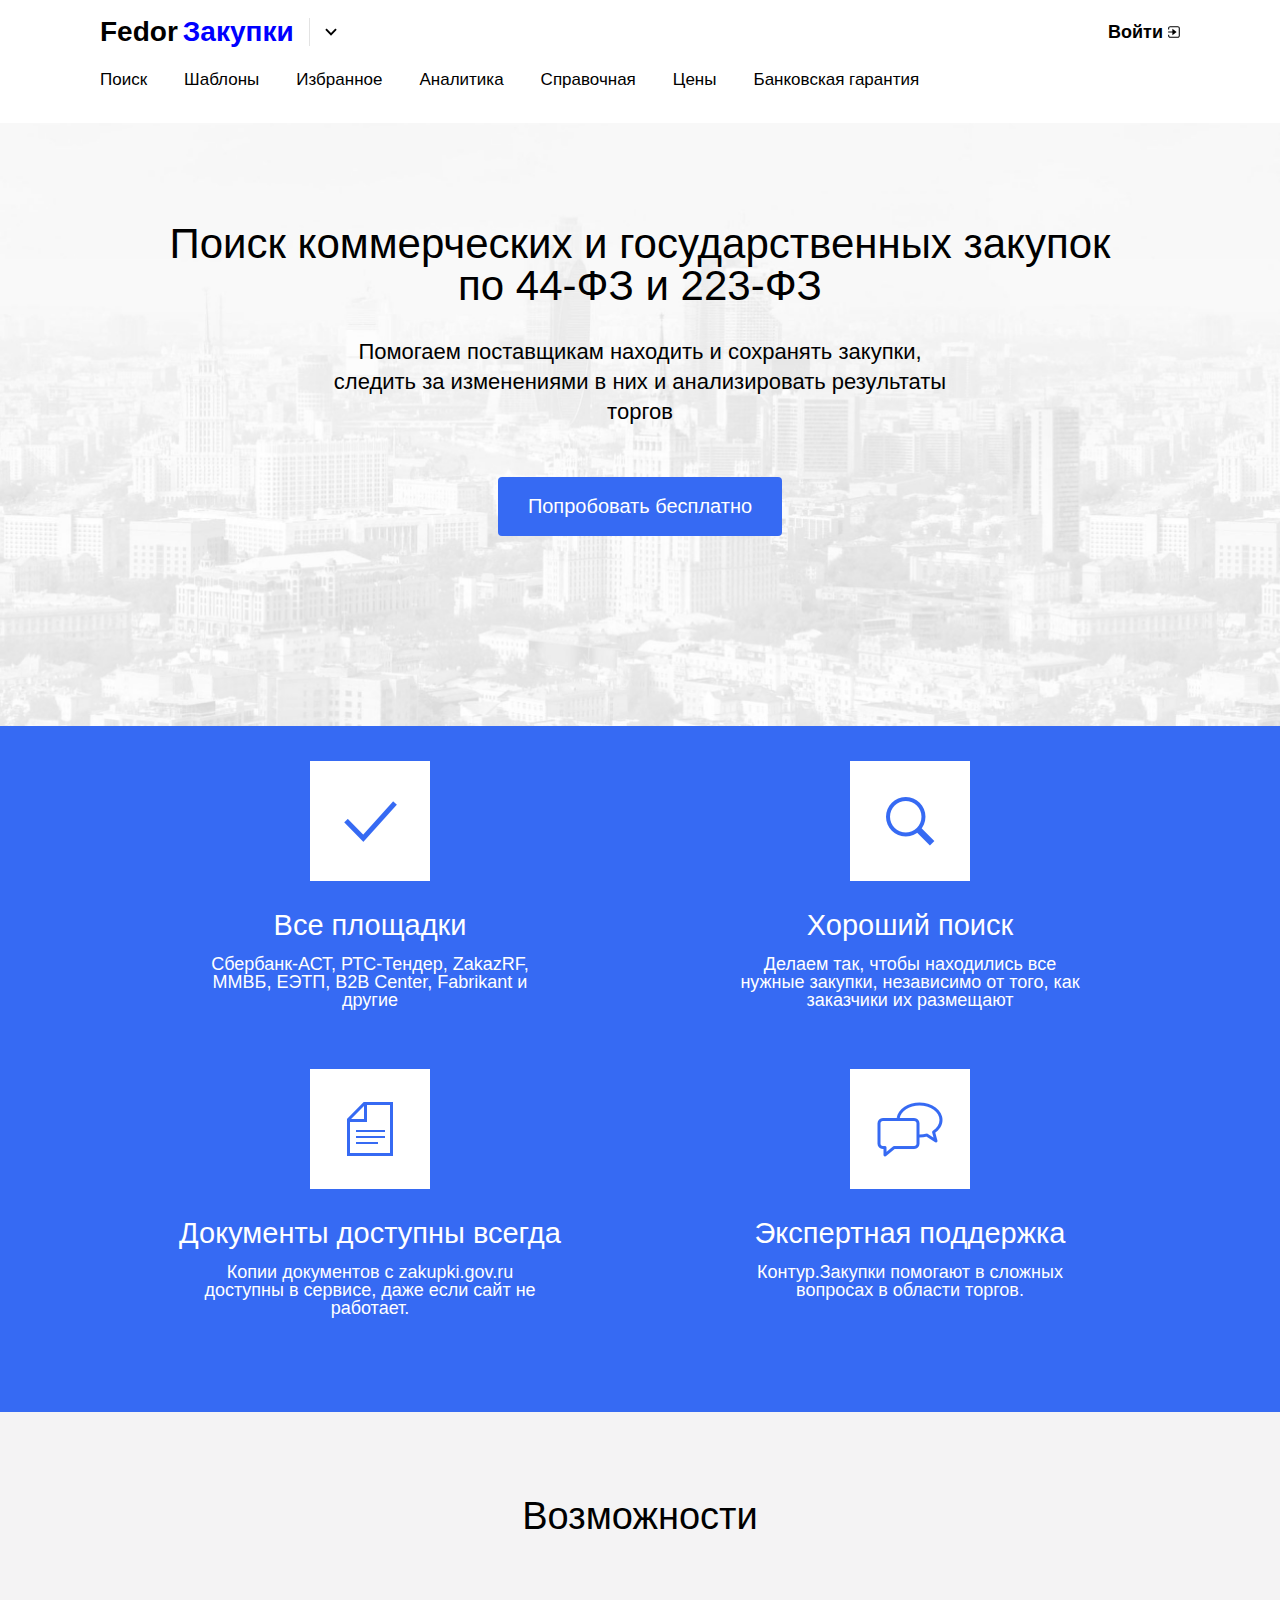
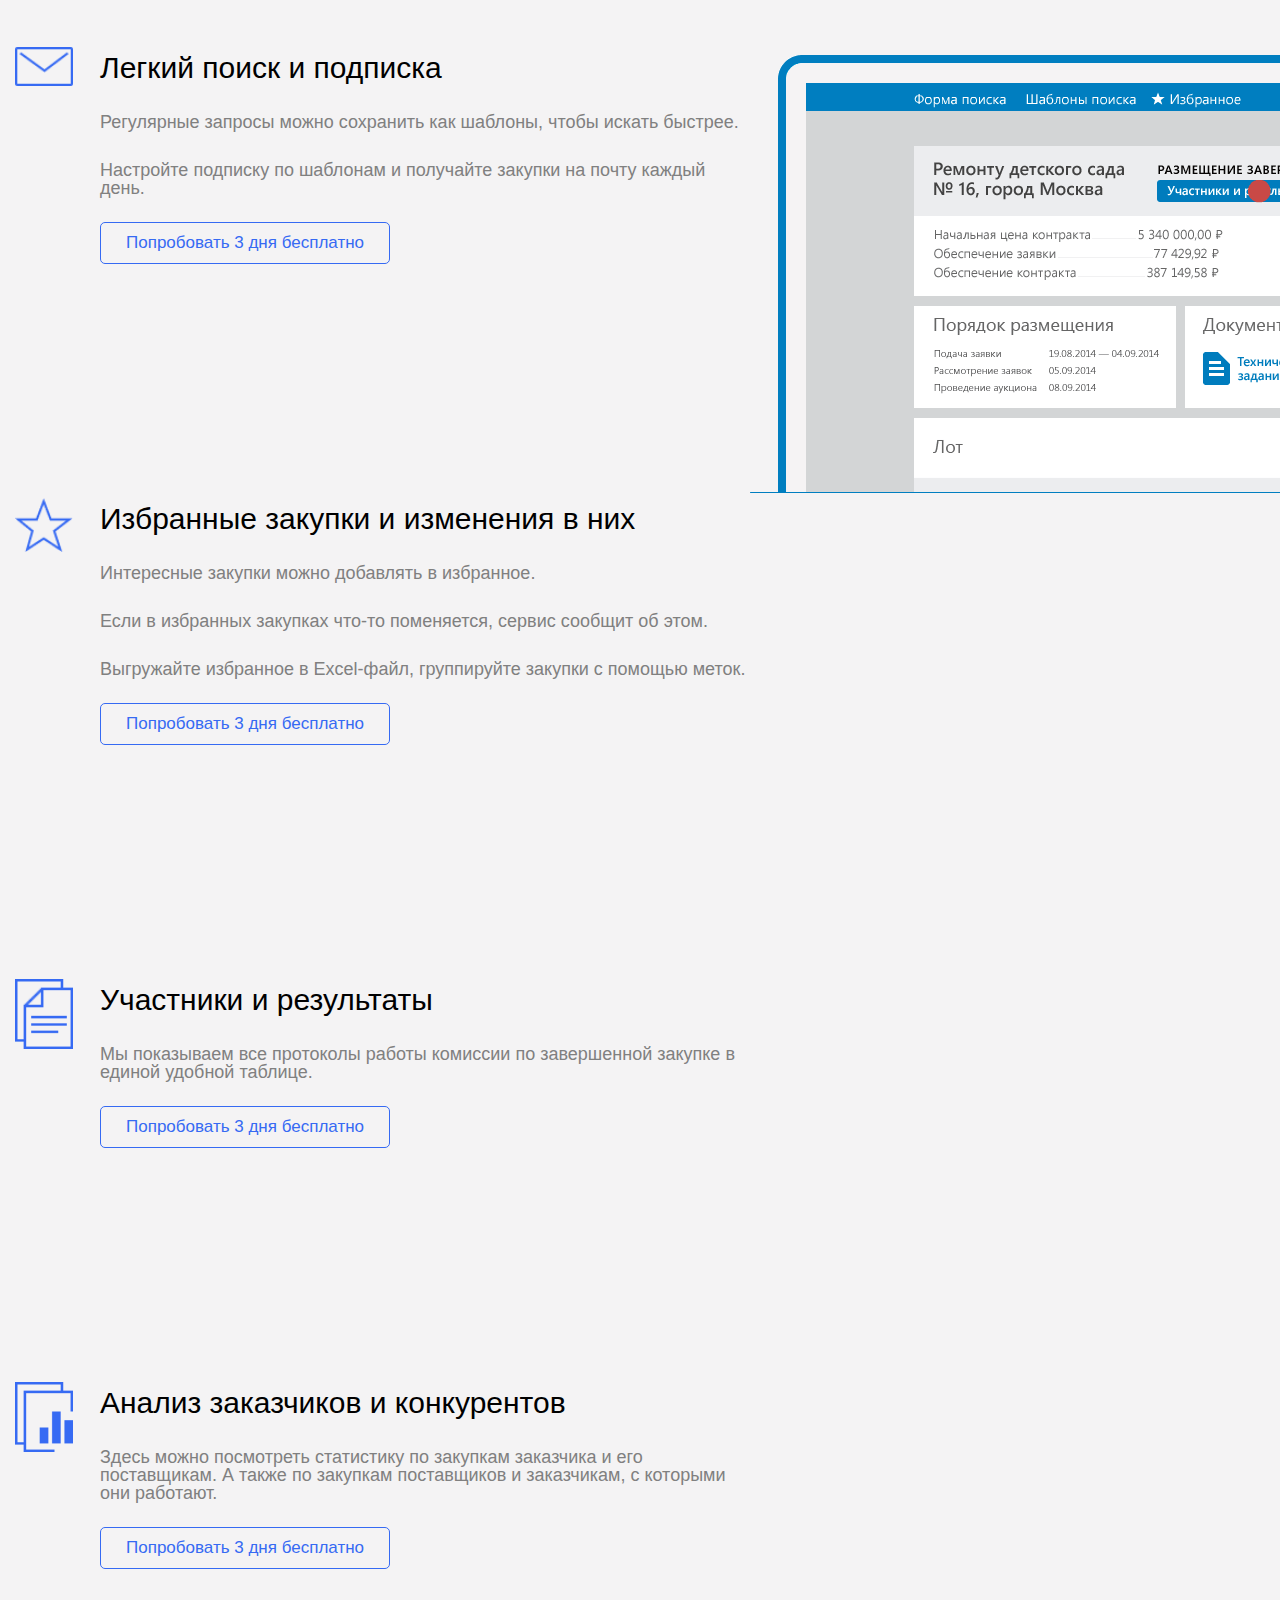
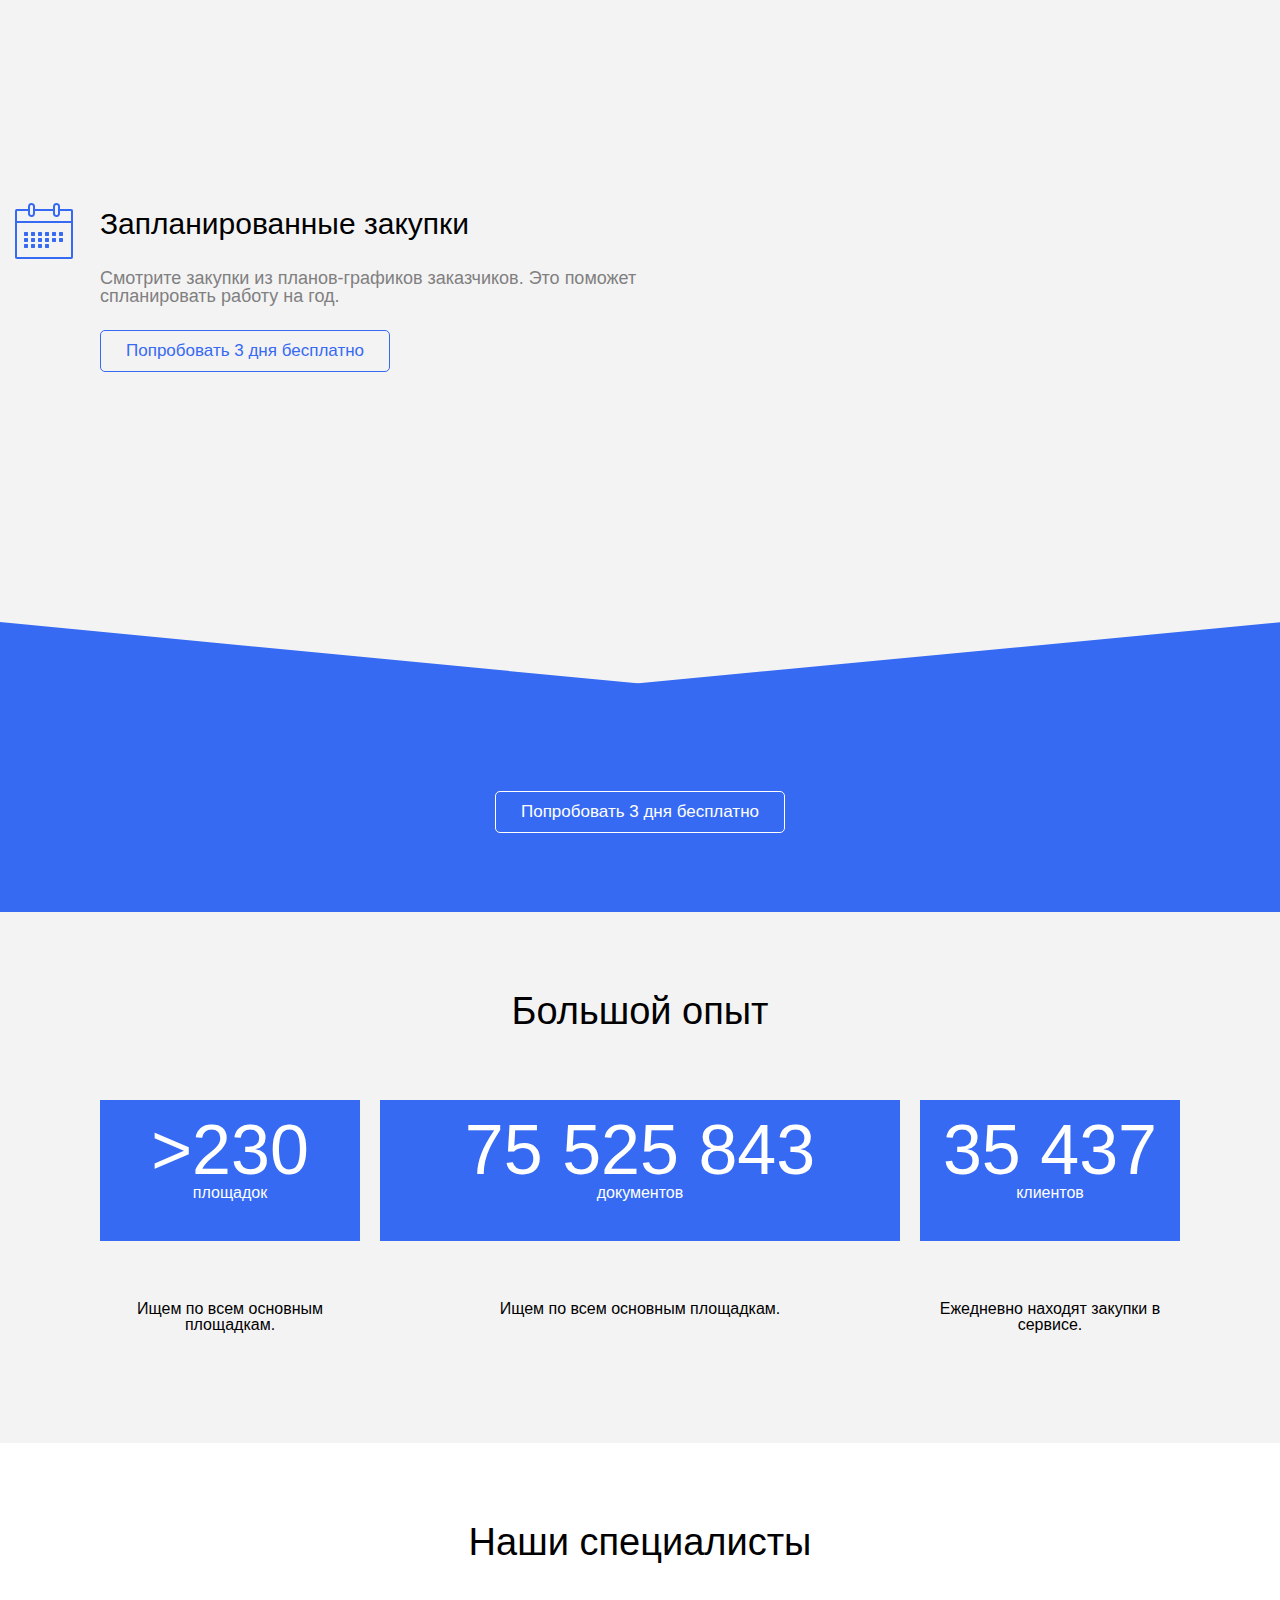
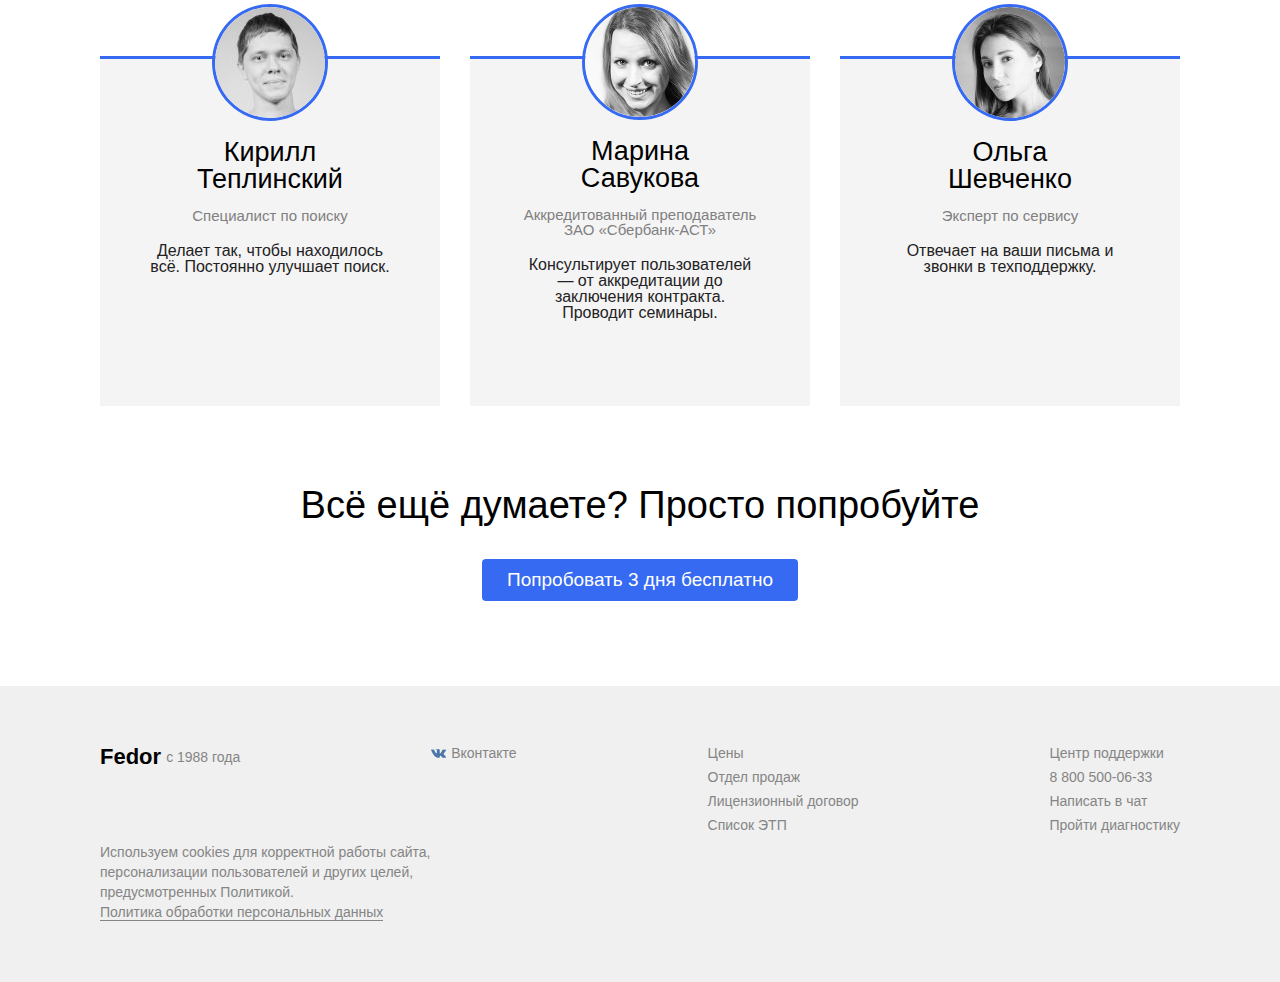
<file: index.html>
<!DOCTYPE html>
<html lang="en">

<head>
    <meta charset="UTF-8">
    <meta http-equiv="X-UA-Compatible" content="IE=edge">
    <meta name="viewport" content="width=device-width, initial-scale=1.0">
    <title>Document</title>
    <link rel="stylesheet" href="./css/style.css">
</head>

<body>

    <header>
        <div class="container">
            <div class="logo">

                <div class="logo_img">
                    <a href="./">Fedor</a>
                    <p class="logo_img_p">Закупки</p>
                    <img src="./images/arrow.svg" alt="">
                </div>

                <div class="logo_logout">
                    <p>Войти</p><img src="./images/logout.svg" alt="">
                </div>

            </div>
            <div class="logo_nav">
                <ul>
                    <a href="./Search.html">Поиск</a>
                    <a>Шаблоны</a>
                    <a>Избранное</a>
                    <a>Аналитика</a>
                    <a>Справочная</a>
                    <a>Цены</a>
                    <a>Банковская гарантия</a>
                </ul>
            </div>
        </div>
    </header>
    
    <section class="search_container">

        <div class="search">
            <h1>Поиск коммерческих и государственных закупок по 44-ФЗ и 223-ФЗ</h1>
            <h2>Помогаем поставщикам находить и сохранять закупки, <br /> следить за изменениями в них и анализировать
                результаты торгов</h2>
            <button>Попробовать бесплатно</button>
        </div>

    </section>
    <section class="logic">
        <div class="container">
            <div class="logic_items">
                <div class="logic_box">
                    <div class="logic_img">
                        <img src="./images/1.png" alt="logo">
                    </div>
                    <h1>Все площадки</h1>
                    <h2>Сбербанк-АСТ, РТС-Тендер, ZakazRF, ММВБ, ЕЭТП, B2B Center, Fabrikant и другие</h2>
                </div>
                <div class="logic_box">
                    <div class="logic_img">
                        <img src="./images/2.png" alt="logo">
                    </div>
                    <h1>Хороший поиск</h1>
                    <h2>Делаем так, чтобы находились все нужные закупки, независимо от того, как заказчики их размещают
                    </h2>
                </div>
                <div class="logic_box">
                    <div class="logic_img">
                        <img src="./images/3.png" alt="logo">
                    </div>
                    <h1>Документы доступны всегда</h1>
                    <h2>Копии документов с zakupki.gov.ru доступны в сервисе, даже если сайт не работает.</h2>
                </div>
                <div class="logic_box">
                    <div class="logic_img">
                        <img src="./images/4.png" alt="logo">
                    </div>
                    <h1>Экспертная поддержка</h1>
                    <h2>Контур.Закупки помогают в сложных вопросах в области торгов.</h2>
                </div>
            </div>
        </div>
    </section>
    <section class="scope_container">
        <div class="container">
            <h1 class="scope_title">Возможности</h1>
            <div class="scope">
                <div class="scope_items">
                    <div class="scope_item">
                        <img src="./images/01.png" alt="">
                        <div class="scope_box">
                            <h3>Легкий поиск и подписка</h3>
                            <p>Регулярные запросы можно сохранить как шаблоны, чтобы искать быстрее.</p>
                            <p>Настройте подписку по шаблонам и получайте закупки на почту каждый день.</p>
                            <button>Попробовать 3 дня бесплатно</button>
                        </div>
                    </div>
                    <div class="scope_item">
                        <img src="./images/02.png" alt="">
                        <div class="scope_box">
                            <h3>Избранные закупки и изменения в них</h3>
                            <p>Интересные закупки можно добавлять в избранное.</p>
                            <p>Если в избранных закупках что-то поменяется, сервис сообщит об этом.</p>
                            <p>Выгружайте избранное в Excel-файл, группируйте закупки с помощью меток.</p>
                            <button>Попробовать 3 дня бесплатно</button>
                        </div>
                    </div>
                    <div class="scope_item">
                        <img src="./images/03.png" alt="">
                        <div class="scope_box">
                            <h3>Участники и результаты</h3>
                            <p>Мы показываем все протоколы работы комиссии по завершенной закупке в единой удобной
                                таблице.
                            </p>
                            <button>Попробовать 3 дня бесплатно</button>
                        </div>
                    </div>
                    <div class="scope_item">
                        <img src="./images/04.png" alt="">
                        <div class="scope_box">
                            <h3>Анализ заказчиков и конкурентов</h3>
                            <p>Здесь можно посмотреть статистику по закупкам заказчика и его поставщикам. А также по
                                закупкам поставщиков и заказчикам,
                                с которыми они работают.</p>
                            <button>Попробовать 3 дня бесплатно</button>
                        </div>
                    </div>
                    <div class="scope_item">
                        <img src="./images/05.png" alt="">
                        <div class="scope_box">
                            <h3>Запланированные закупки</h3>
                            <p>Смотрите закупки из планов-графиков заказчиков. Это поможет спланировать работу на год.
                            </p>
                            <button>Попробовать 3 дня бесплатно</button>
                        </div>
                    </div>

                </div>
                <div class="scope_gif">
                    <div class="scope_gif_block">
                        <img class="scope_gif_img" src="./images/gid.gif" alt="">
                    </div>
                </div>
            </div>
    </section>
    </div>
    <div class="block_button">
        <button>Попробовать 3 дня бесплатно</button>
    </div>
    <section class="experiens">
        <div class="container">
            <h1 class="experiens__title">Большой опыт</h1>
            <div class="experiens_items">
                <div class="experiens_item">
                    <div class="experiens_item_box">
                        <h1>>230</h1>
                        <p class="experiens_text">площадок</p>
                    </div>
                    <p class="experiens_description">
                        Ищем по всем основным площадкам.
                    </p>
                </div>
                <div class="experiens_item">
                    <div class="experiens_item_box">

                        <h1>75 525 843</h1>

                        <p>документов</p>

                    </div>
                    <p class="experiens_text">
                        Ищем по всем основным площадкам.
                    </p>
                </div>
                <div class="experiens_item">
                    <div class="experiens_item_box">

                        <h1>35 437</h1>



                        <p>клиентов</p>
                    </div>
                    <p class="experiens_text">
                        Ежедневно находят закупки в сервисе.
                    </p>
                </div>
            </div>
        </div>
    </section>
    <section class="specialist">
        <div class="container">
            <h1 class="specialist_title">Наши специалисты</h1>
            <div class="specialist_items">
                <div class="specialist_item">
                    <div class="specialist_item_box">
                        <img src="./images/avatar_1.png" alt="">
                        <h1>Кирилл<br> Теплинский</h1>
                        <p>Специалист по поиску</p>
                        <h2>Делает так, чтобы находилось всё. Постоянно улучшает поиск.</h1>
                    </div>
                </div>
                <div class="specialist_item">
                    <div class="specialist_item_box">
                        <img src="./images/avatar_2.png" alt="">
                        <h1>Марина<br> Савукова</h1>
                        <p>Аккредитованный преподаватель ЗАО «Сбербанк-АСТ»</p>
                        <h2>Консультирует пользователей — от аккредитации до заключения контракта. <br> Проводит
                            семинары.</h1>
                    </div>
                </div>
                <div class="specialist_item">
                    <div class="specialist_item_box">
                        <img src="./images/avatar_3.png" alt="">
                        <h1>Ольга<br> Шевченко</h1>
                        <p>Эксперт по сервису</p>
                        <h2>Отвечает на ваши письма и звонки в техподдержку.</h1>
                    </div>
                </div>
            </div>
            <h1 class="specialist_title">Всё ещё думаете? Просто попробуйте</h1>
            <button class="specialist_btn">Попробовать 3 дня бесплатно</button>
        </div>
    </section>

    <footer class="footer">
        <div class="container">
            <div class="footer_info">
                <div class="footer_contur">
                    <div class="footer_contur_logo">
                        <p class="footer_contur_title">Fedor</p>
                        <p>с 1988 года</p>
                    </div>
                </div>
                <div class="footer_info_item">
                    <div class="footer_info_vk"><img src="./images//vk.png" alt="">
                        <p>Вконтакте</p>
                    </div>

                </div>
                <div class="footer_info_item">
                    <p>Цены</p>
                    <p>Отдел продаж</p>
                    <p>Лицензионный договор</p>
                    <p>Список ЭТП</p>
                </div>
                <div class="footer_info_item">
                    <p>Центр поддержки</p>
                    <p>8 800 500-06-33</p>
                    <p>Написать в чат</p>
                    <p>Пройти диагностику</p>
                </div>
            </div>
            <div class="footer_coockie">
                <p>Используем cookies для корректной работы сайта, персонализации пользователей и других целей,
                    предусмотренных Политикой.</p>
                <p class="footer_coockie_polit">Политика обработки персональных данных</p>
            </div>
        </div>
    </footer>

    <script src="./js/index.js"></script>
</body>

</html>
</file>
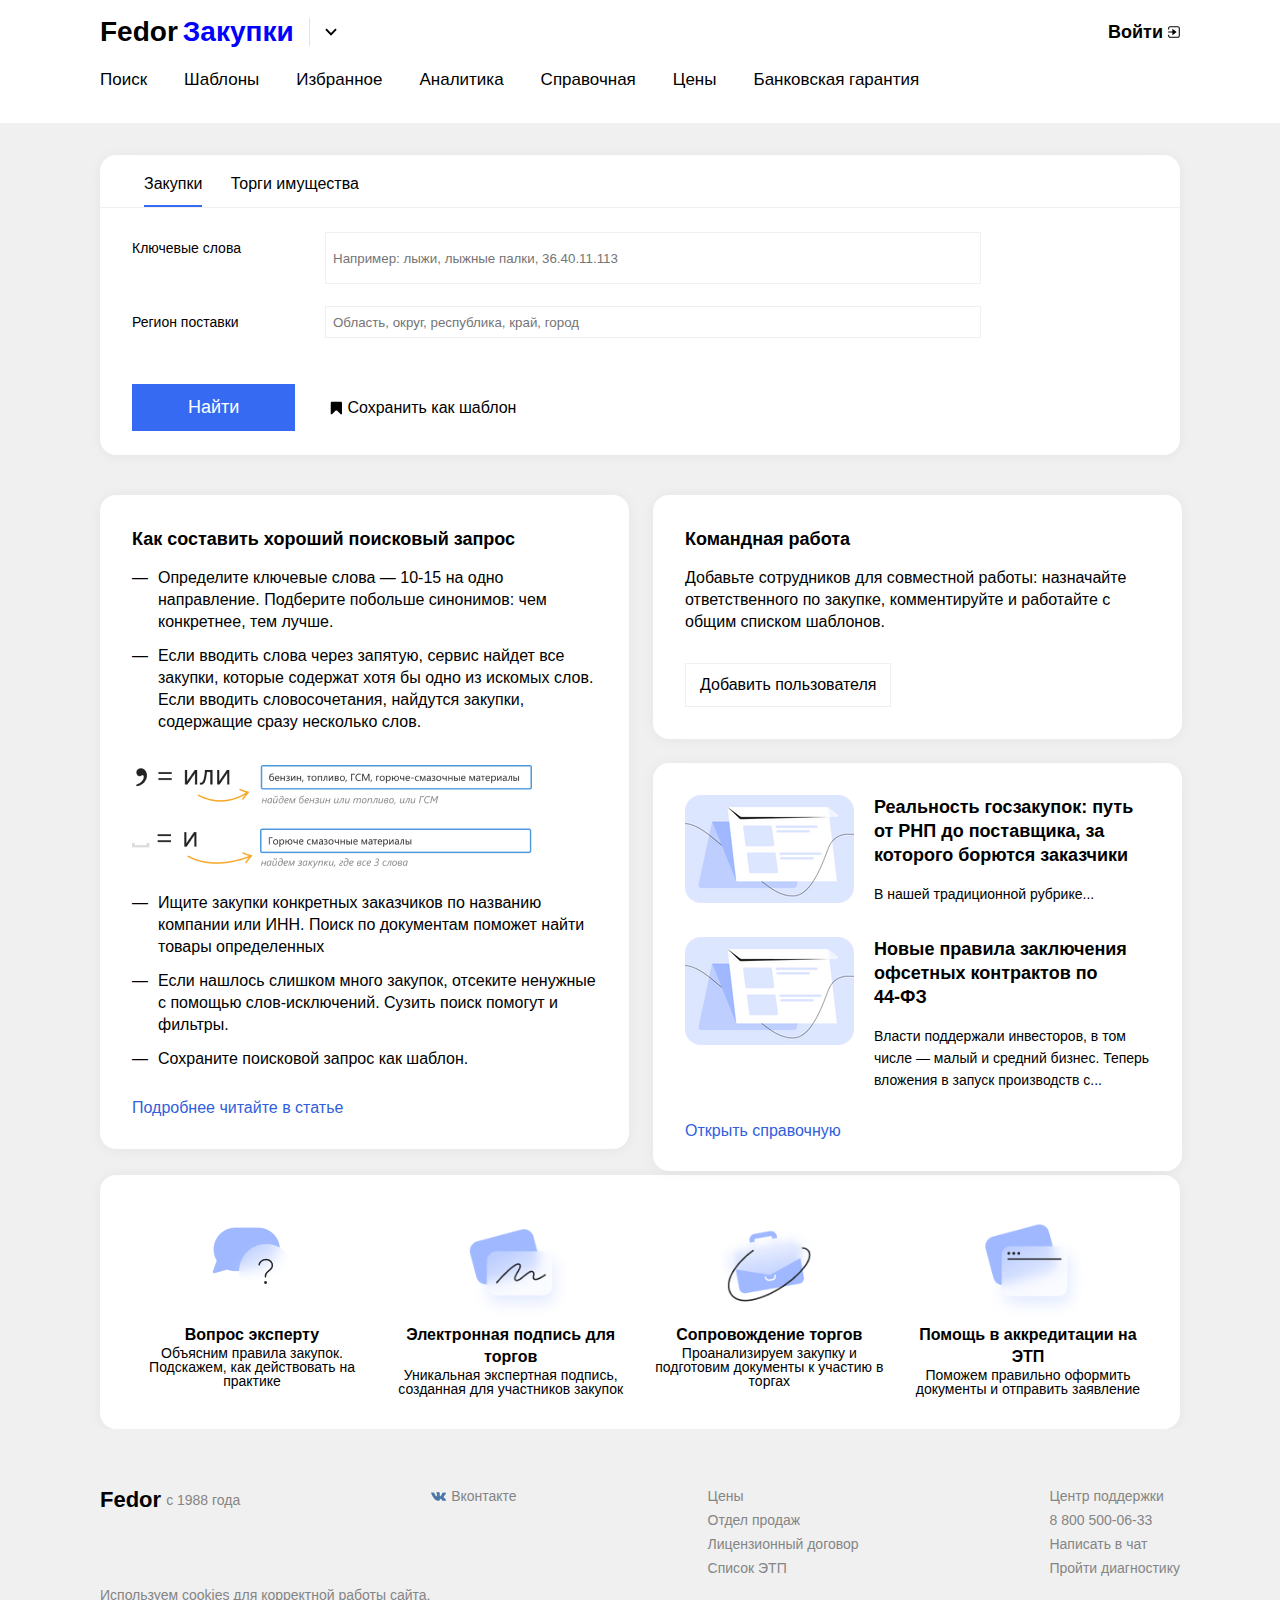
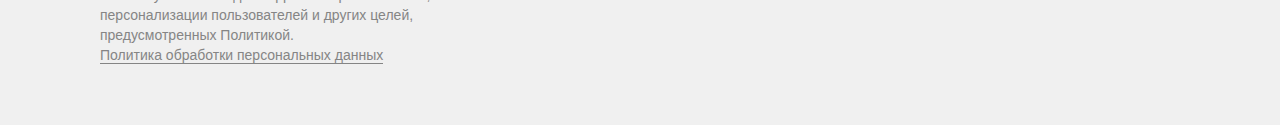
<file: Search.html>
<!DOCTYPE html>
<html lang="en">

<head>
    <meta charset="UTF-8">
    <meta http-equiv="X-UA-Compatible" content="IE=edge">
    <meta name="viewport" content="width=device-width, initial-scale=1.0">
    <title>Document</title>
    <link rel="stylesheet" href="./css/style.css">
</head>

<body>
    <header>
        <div class="container">
            <div class="logo">

                <div class="logo_img">
                    <a href="./">Fedor</a>
                    <p class="logo_img_p">Закупки</p>
                    <img src="./images/arrow.svg" alt="">
                </div>

                <div class="logo_logout">
                    <p>Войти</p><img src="./images/logout.svg" alt="">
                </div>

            </div>
            <div class="logo_nav">
                <ul>
                    <a href="./Search.html">Поиск</a>
                    <a>Шаблоны</a>
                    <a>Избранное</a>
                    <a>Аналитика</a>
                    <a>Справочная</a>
                    <a>Цены</a>
                    <a>Банковская гарантия</a>
                </ul>
            </div>
        </div>
    </header>

    <div class="content">
        <div class="container">
            <div class="serach">
                <div class="serach_top">

                    <button>Закупки</button>
                    <button>Торги имущества</button>

                </div>
                <div class="serach_inputs">
                    <div class="serach_input">
                        <p>Ключевые слова
                        </p>
                        <input class="serach_input_one" type="text"
                            placeholder="Например: лыжи, лыжные палки, 36.40.11.113">
                    </div>
                    <div class="serach_input">
                        <p>Регион поставки
                        </p>
                        <input class="serach_input_two" type="text"
                            placeholder="Область, округ, республика, край, город">
                    </div>
                </div>
                <div class="serach_btn">
                    <button>Найти</button>
                    <div class="serach_btn_fav">
                        <svg viewBox="0 0 16 16" class="_2sesKvPLVh3Cnny1QCq4wH" fill="currentColor" focusable="false">
                            <path fill-rule="evenodd"
                                d="M3.00195 4C3.00195 3.44771 3.44967 3 4.00195 3L11 3C11.5523 3 12 3.44772 12 4L12 12.997L11 13.0005L8 9.99898L7 9.99898L4 13.0005L3.00195 12.997L3.00195 4Z"
                                clip-rule="evenodd"></path>
                        </svg><a>Сохранить как шаблон</a>
                    </div>
                </div>
            </div>

            <div class="info">
                <div class="info_items">
                    <div class="info_item info_item_left">
                        <h1>Как составить хороший поисковый запрос
                        </h1>
                        <p>Определите ключевые слова — 10-15 на одно направление. Подберите побольше синонимов: чем
                            конкретнее, тем лучше.</p>
                        <p>Если вводить слова через запятую, сервис найдет все закупки, которые содержат хотя бы одно из
                            искомых слов. Если вводить
                            словосочетания, найдутся закупки, содержащие сразу несколько слов.
                        </p>
                        <img src="./images/info.png" alt="">
                        <p>Ищите закупки конкретных заказчиков по названию компании или ИНН. Поиск по документам поможет
                            найти товары определенных
                        <p>Если нашлось слишком много закупок, отсеките ненужные с помощью слов-исключений. Сузить поиск
                            помогут и фильтры.
                        </p>
                        <p class="class_p">Сохраните поисковой запрос как шаблон.
                        </p>
                        <a>Подробнее читайте в статье</a>
                    </div>
                </div>
                <div class="info_items">
                    <div class="info_item">
                        <h1>Командная работа

                        </h1>
                        <p class="info_text">Добавьте сотрудников для совместной работы:
                            назначайте ответственного по закупке,
                            комментируйте и работайте с общим
                            списком шаблонов.</p>
                        <button>Добавить пользователя</button>
                    </div>
                    <div class=" info_item info_news">
                        <div class="info_news_box">
                            <img src="./images/news.png" alt="">
                            <div class="info_news_box_img">
                                <h1>Реальность госзакупок: путь от РНП до поставщика, за которого борются заказчики</h1>
                                <p>В нашей традиционной рубрике...</p>
                            </div>
                        </div>
                        <div class="info_news_box">
                            <img src="./images/news.png" alt="">
                            <div class="info_news_box_img">
                                <h1>Новые правила заключения офсетных контрактов по 44‑ФЗ
                                </h1>
                                <p>Власти поддержали инвесторов, в том числе — малый и средний бизнес. Теперь вложения в
                                    запуск производств с...
                                </p>

                            </div>

                        </div>
                        <a>Открыть справочную</a>
                    </div>
                </div>
            </div>

            <div class="info_cards">
                <div class="info_cards_item">
                    <img src="./images/info_1.png" alt="">
                    <h1>Вопрос эксперту</h1>
                    <p>Объясним правила закупок. Подскажем, как действовать на практике
                    </p>
                </div>


                <div class="info_cards_item">
                    <img src="./images/info_2.png" alt="">
                    <h1>Электронная подпись для торгов</h1>
                    <p>Уникальная экспертная подпись, созданная для участников закупок

                    </p>
                </div>


                <div class="info_cards_item">
                    <img src="./images/info_3.png" alt="">
                    <h1>Сопровождение торгов</h1>
                    <p>Проанализируем закупку и подготовим документы к участию в торгах

                    </p>
                </div>


                <div class="info_cards_item">
                    <img src="./images/info_4.png" alt="">
                    <h1>Помощь в аккредитации на ЭТП</h1>
                    <p>Поможем правильно оформить документы и отправить заявление</p>
                </div>
            </div>

            
        </div>
    </div>

    <footer class="footer">
        <div class="container">
            <div class="footer_info">
                <div class="footer_contur">
                    <div class="footer_contur_logo">
                        <p class="footer_contur_title">Fedor</p>
                        <p>с 1988 года</p>
                    </div>
                </div>
                <div class="footer_info_item">
                    <div class="footer_info_vk"><img src="./images//vk.png" alt="">
                        <p>Вконтакте</p>
                    </div>

                </div>
                <div class="footer_info_item">
                    <p>Цены</p>
                    <p>Отдел продаж</p>
                    <p>Лицензионный договор</p>
                    <p>Список ЭТП</p>
                </div>
                <div class="footer_info_item">
                    <p>Центр поддержки</p>
                    <p>8 800 500-06-33</p>
                    <p>Написать в чат</p>
                    <p>Пройти диагностику</p>
                </div>
            </div>
            <div class="footer_coockie">
                <p>Используем cookies для корректной работы сайта, персонализации пользователей и других целей,
                    предусмотренных Политикой.</p>
                <p class="footer_coockie_polit">Политика обработки персональных данных</p>
            </div>
        </div>
    </footer>
</body>

</html>
</file>
<file: css/style.css>
@charset "UTF-8";
html, body, div, span, applet, object, iframe,
h1, h2, h3, h4, h5, h6, p, blockquote, pre,
a, abbr, acronym, address, big, cite, code,
del, dfn, em, img, ins, kbd, q, s, samp,
small, strike, strong, sub, sup, tt, var,
b, u, i, center,
dl, dt, dd, ol, ul, li,
fieldset, form, label, legend,
table, caption, tbody, tfoot, thead, tr, th, td,
article, aside, canvas, details, embed,
figure, figcaption, footer, header, hgroup,
menu, nav, output, ruby, section, summary,
time, mark, audio, video {
  margin: 0;
  padding: 0;
  border: 0;
  font-size: 100%;
  font: inherit;
  vertical-align: baseline;
}

/* HTML5 display-role reset for older browsers */
article, aside, details, figcaption, figure,
footer, header, hgroup, menu, nav, section {
  display: block;
}

body {
  line-height: 1;
}

ol, ul {
  list-style: none;
}

blockquote, q {
  quotes: none;
}

blockquote:before, blockquote:after,
q:before, q:after {
  content: "";
  content: none;
}

table {
  border-collapse: collapse;
  border-spacing: 0;
}

body {
  font-family: "Segoe UI", "Helvetica Neue", Arial, Tahoma, sans-serif;
}

.container {
  width: 1080px;
  margin: 0 auto;
}

.logo {
  display: flex;
  justify-content: space-between;
  font-size: 25px;
  font-weight: 900;
  margin-top: 18px;
}
.logo a, .logo:active {
  text-decoration: none;
  color: black;
}
.logo_img {
  display: flex;
  align-items: center;
  font-size: 28px;
  font-family: 800;
}
.logo_img_p {
  margin: 0 15px 0 5px;
  padding-right: 15px;
  color: blue;
  border-right: 1px solid rgba(0, 0, 0, 0.11);
}
.logo_logout {
  font-weight: 600;
  display: flex;
  align-items: center;
  font-size: 18px;
  cursor: pointer;
}
.logo_logout p {
  margin-right: 5px;
}
.logo_left {
  display: flex;
}
.logo_nav ul {
  display: flex;
  margin: 0 auto;
  margin: 25px 0 35px;
  font-size: 17px;
}
.logo_nav ul a {
  color: #000;
  text-decoration: none;
  margin-right: 37px;
  cursor: pointer;
}
.logo_nav ul a:active {
  color: #000;
  text-decoration: none;
}
.logo_nav ul a:hover {
  color: #366af3;
}

.search {
  background-image: url("/images/background-1.png");
  background-repeat: no-repeat;
  background-size: cover;
  display: flex;
  flex-flow: column;
  align-items: center;
  padding: 100px 0 190px 0;
}
.search h1 {
  font-size: 42px;
  width: 980px;
  text-align: center;
}
.search h2 {
  width: 650px;
  text-align: center;
  line-height: 30px;
  font-size: 22px;
  margin: 30px 0 50px;
}
.search button {
  background-color: #366af3;
  color: #fff;
  padding: 18px 30px;
  border-radius: 4px;
  border: none;
  font-size: 20px;
  cursor: pointer;
}

.logic {
  color: #fff;
  background-color: #366af3;
  padding: 35px 0 35px;
}
.logic_items {
  display: grid;
  grid-template-columns: 1fr 1fr;
}
.logic_box {
  display: flex;
  flex-flow: column;
  align-items: center;
  margin-bottom: 60px;
}
.logic_img {
  height: 120px;
  width: 120px;
  display: flex;
  align-items: center;
  justify-content: center;
  background-color: #fff;
}
.logic h1 {
  font-size: 29px;
  margin: 30px 0 15px;
}
.logic h2 {
  text-align: center;
  font-size: 18px;
  width: 350px;
}

.scope {
  display: flex;
  position: relative;
}
.scope_container {
  padding: 85px 0 0 0;
  background-color: #f4f3f4;
}
.scope_title {
  font-size: 38px;
  margin: 0 0 118px;
  text-align: center;
}
.scope_item {
  position: relative;
  width: 650px;
}
.scope_item h3 {
  font-size: 30px;
  margin-bottom: 5px;
}
.scope_item p {
  margin-top: 30px;
  font-size: 18px;
  color: #808080;
}
.scope_item img {
  position: absolute;
  left: -85px;
  top: -6px;
  width: 58px;
}
.scope_item button {
  margin: 25px 0 240px;
  border: 1px solid #366af3;
  color: #366af3;
  background-color: #f4f3f4;
  padding: 10px 25px;
  border-radius: 5px;
  font-size: 17px;
  cursor: pointer;
}
.scope_gif {
  position: relative;
  display: flex;
}
.scope_gif_block {
  position: absolute;
}
.scope_gif img {
  top: 90px;
}

.fixed {
  position: fixed;
}

.block_button {
  background-color: #f4f3f4;
  background-image: url("/images/vektop.svg");
  background-position: top;
  background-repeat: no-repeat;
  background-size: cover;
  height: 300px;
  display: flex;
  align-items: center;
  justify-content: center;
}
.block_button button {
  margin-top: 100px;
  border: 1px solid #fff;
  color: #fff;
  background-color: #366af3;
  padding: 10px 25px;
  border-radius: 5px;
  font-size: 17px;
  cursor: pointer;
}

.experiens {
  background-color: #f4f3f4;
  padding: 80px 0 110px;
  text-align: center;
}
.experiens__title {
  font-size: 38px;
  margin: 0 0 70px;
}
.experiens_items {
  display: grid;
  grid-template-columns: 1fr 2fr 1fr;
  grid-gap: 20px;
}
.experiens_items h1 {
  font-size: 70px;
  color: #fff;
}
.experiens_items_text {
  font-size: 29px;
  color: #fff;
}
.experiens_items_description {
  font-size: 18px;
}
.experiens_item_box {
  background-color: #366af3;
  padding: 15px 0 40px;
  margin-bottom: 60px;
}
.experiens_item_box p {
  color: #fff;
  font-weight: normal;
}
.experiens_item_description {
  color: #656565;
}

.specialist {
  text-align: center;
}
.specialist_title {
  font-size: 38px;
  margin: 80px 0 0;
  text-align: center;
}
.specialist_items {
  margin: 95px 0 30px;
  display: grid;
  grid-template-columns: 1fr 1fr 1fr;
  grid-gap: 30px;
}
.specialist_item {
  background-color: #f5f4f5;
  border-top: 3px solid #366af3;
  display: flex;
  justify-content: center;
}
.specialist_item_box {
  width: 240px;
  text-align: center;
}
.specialist_item img {
  width: 110px;
  border-radius: 50%;
  border: 3px solid #366af3;
  margin-top: -55px;
}
.specialist_item h1 {
  font-size: 27px;
  margin: 15px 0;
}
.specialist_item p {
  font-size: 15px;
  color: #808080;
}
.specialist_item h2 {
  font-size: 16px;
  color: #222222;
  margin: 20px 0 85px;
}
.specialist_btn {
  font-size: 19px;
  color: #fff;
  background-color: #366af3;
  padding: 10px 25px;
  border: none;
  cursor: pointer;
  border-radius: 4px;
  margin: 35px 0 85px;
}

.footer {
  background-color: #f0f0f0;
  padding: 60px 0;
}
.footer_contur {
  color: #858585;
  font-size: 14px;
}
.footer_contur_logo {
  display: flex;
  align-items: center;
}
.footer_contur_title {
  margin-right: 5px;
  color: black;
  font-size: 22px;
  font-weight: 900;
}
.footer_info {
  display: flex;
  justify-content: space-between;
  color: #858585;
  font-size: 14px;
}
.footer_info_vk {
  display: flex;
  align-items: center;
}
.footer_info_vk img {
  margin: -10px 5px 0 0;
}
.footer_info p {
  margin-bottom: 10px;
  cursor: pointer;
}
.footer_coockie {
  width: 410px;
  color: #858585;
  font-size: 14px;
  line-height: 20px;
}
.footer_coockie_polit {
  display: inline;
  border-bottom: 1px solid #858585;
  cursor: pointer;
}

.content {
  background-color: #f0f0f0;
  padding: 32px 0 0;
}
.content .serach {
  box-shadow: 0 1px 14px rgba(0, 0, 0, 0.05);
  border-radius: 16px;
  background-color: #fff;
  margin-bottom: 40px;
}
.content .serach_top {
  border-bottom: 1px solid #f0f0f0;
  padding: 8px 32px 0;
}
.content .serach_top button {
  margin: 0 12px;
  padding: 12px 0;
  font-size: 16px;
  cursor: pointer;
  background-color: transparent;
  border: none;
}
.content .serach_top button:nth-child(1) {
  border-bottom: 2px solid #366af3;
}
.content .serach_inputs {
  padding: 24px 32px 0;
}
.content .serach_btn {
  padding: 24px 32px;
}
.content .serach_input {
  display: flex;
}
.content .serach_input_one {
  height: 40px;
}
.content .serach_input_two {
  height: 20px;
}
.content .serach_input p {
  width: 193px;
  line-height: 32px;
  font-size: 14px;
}
.content .serach_input input {
  outline: none;
  margin-bottom: 22px;
  width: 640px;
  text-align: top;
  padding: 5px 7px;
  color: #000;
  border: 1px solid #f0f0f0;
}
.content .serach_btn {
  display: flex;
}
.content .serach_btn button {
  background-color: #366af3;
  color: #fff;
  cursor: pointer;
  border: none;
  padding: 13px 56px;
  font-size: 18px;
  margin-right: 32px;
}
.content .serach_btn_fav {
  display: flex;
  align-items: center;
  cursor: pointer;
}
.content .serach_btn svg {
  width: 20px;
}
.content .info {
  display: flex;
  justify-content: space-between;
}
.content .info_items {
  height: 590px;
}
.content .info_items .info_text {
  margin-bottom: 30px;
}
.content .info_item {
  background-color: #fff;
  box-shadow: 0 1px 14px rgba(0, 0, 0, 0.05);
  border-radius: 16px;
  margin-bottom: 24px;
  padding: 32px;
  width: 465px;
}
.content .info_item .class_p {
  margin-bottom: 30px;
}
.content .info_item button {
  cursor: pointer;
  font-size: 16px;
  padding: 12px 14px;
  background-color: #fff;
  color: #000;
  border: 1px solid #f0f0f0;
}
.content .info_item a {
  color: rgb(48, 96, 220);
  cursor: pointer;
}
.content .info_item_left {
  margin-right: 24px;
  height: 100%;
}
.content .info_item_left img {
  margin: 20px 0;
}
.content .info_item_left p {
  margin-left: 26px;
}
.content .info_item_left p::before {
  content: "—";
  position: absolute;
  left: -26px;
}
.content .info_item .info_news_box {
  display: flex;
  align-items: top;
  margin-bottom: 20px;
}
.content .info_item .info_news_box img {
  height: 108px;
  border-radius: 16px;
  margin-right: 20px;
}
.content .info_item .info_news_box p {
  font-size: 14px;
}
.content .info_item h1 {
  font-weight: 600;
  font-size: 18px;
  line-height: 24px;
  margin-bottom: 16px;
}
.content .info p {
  font-size: 16px;
  line-height: 22px;
  margin-bottom: 12px;
  position: relative;
}
.content .info_cards {
  display: flex;
  justify-content: space-between;
  background-color: #fff;
  box-shadow: 0 1px 14px rgba(0, 0, 0, 0.05);
  border-radius: 16px;
  margin-top: 90px;
  padding: 32px;
}
.content .info_cards_item {
  height: 190px;
  width: 240px;
  text-align: center;
}
.content .info_cards_item img {
  height: 114px;
}
.content .info_cards_item h1 {
  font-weight: 600;
  font-size: 16px;
  line-height: 22px;
}
.content .info_cards_item p {
  font-size: 14px;
}/*# sourceMappingURL=style.css.map */
</file>
